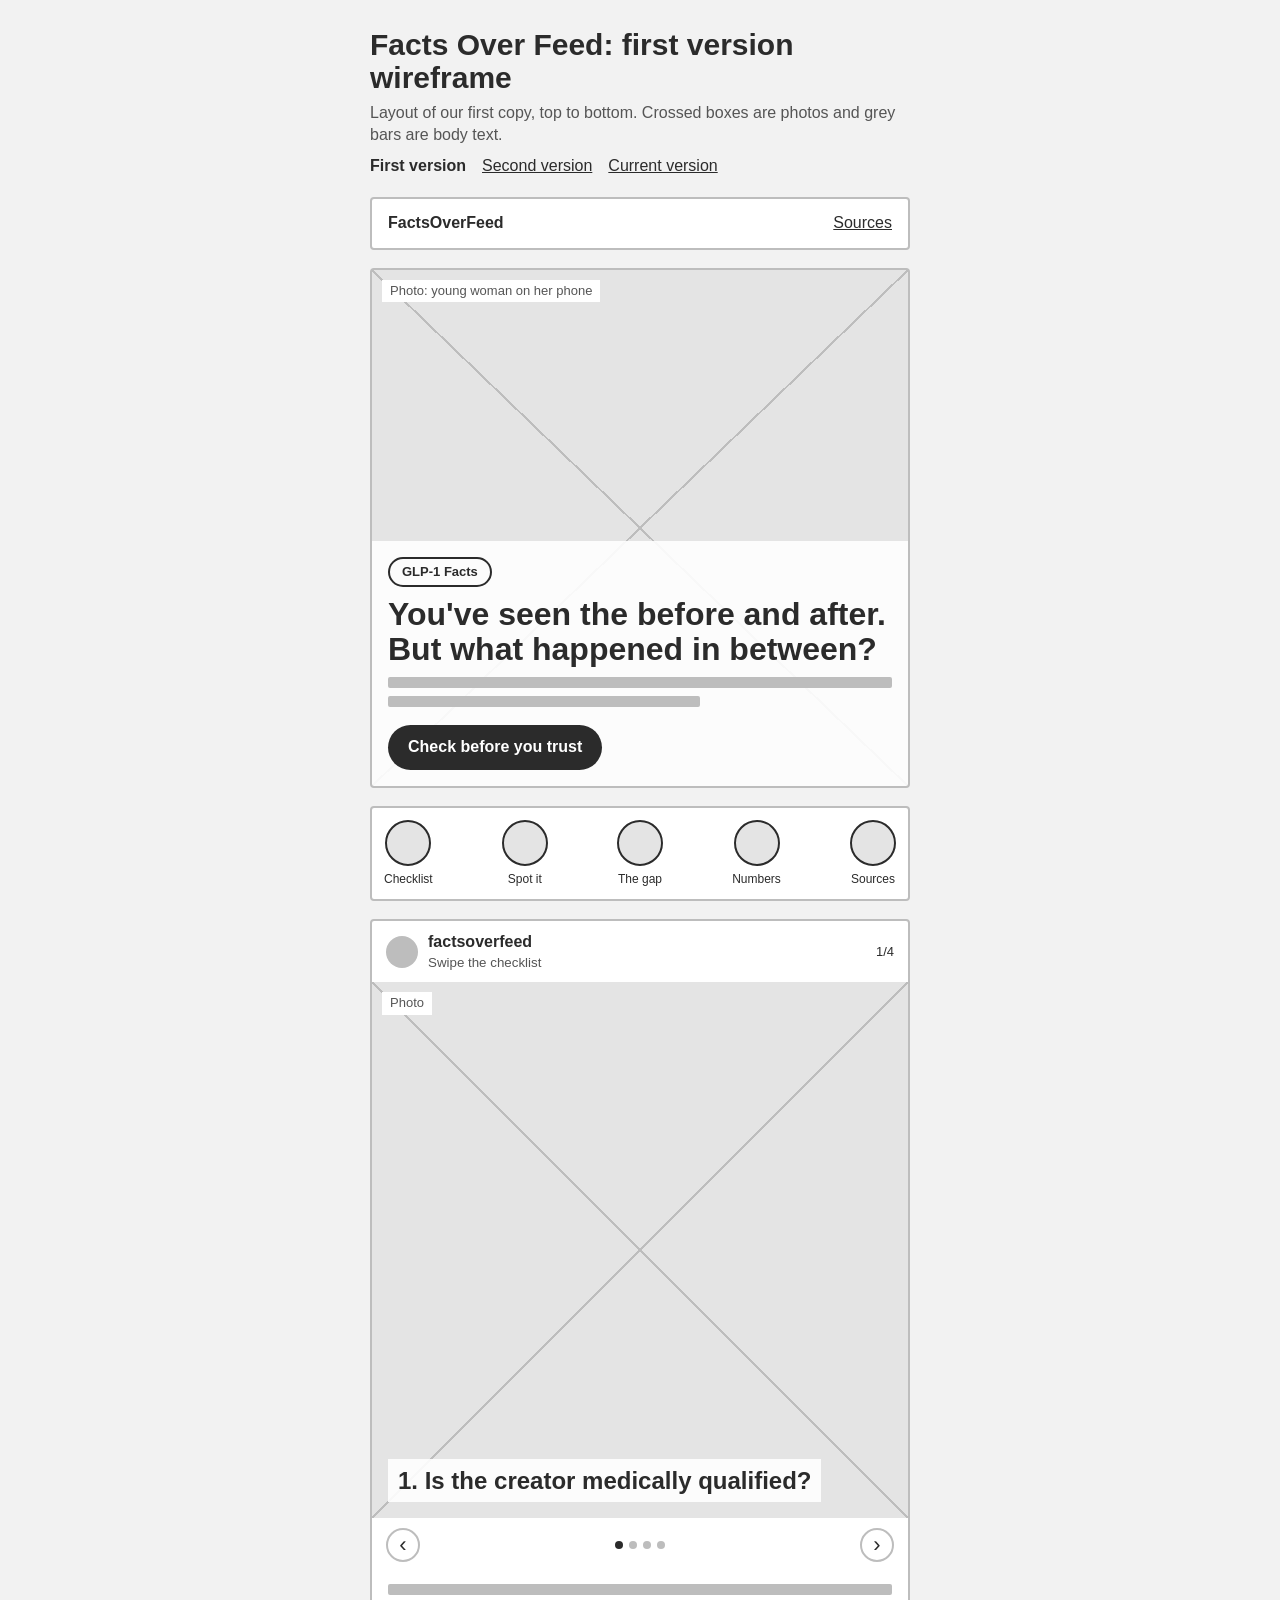
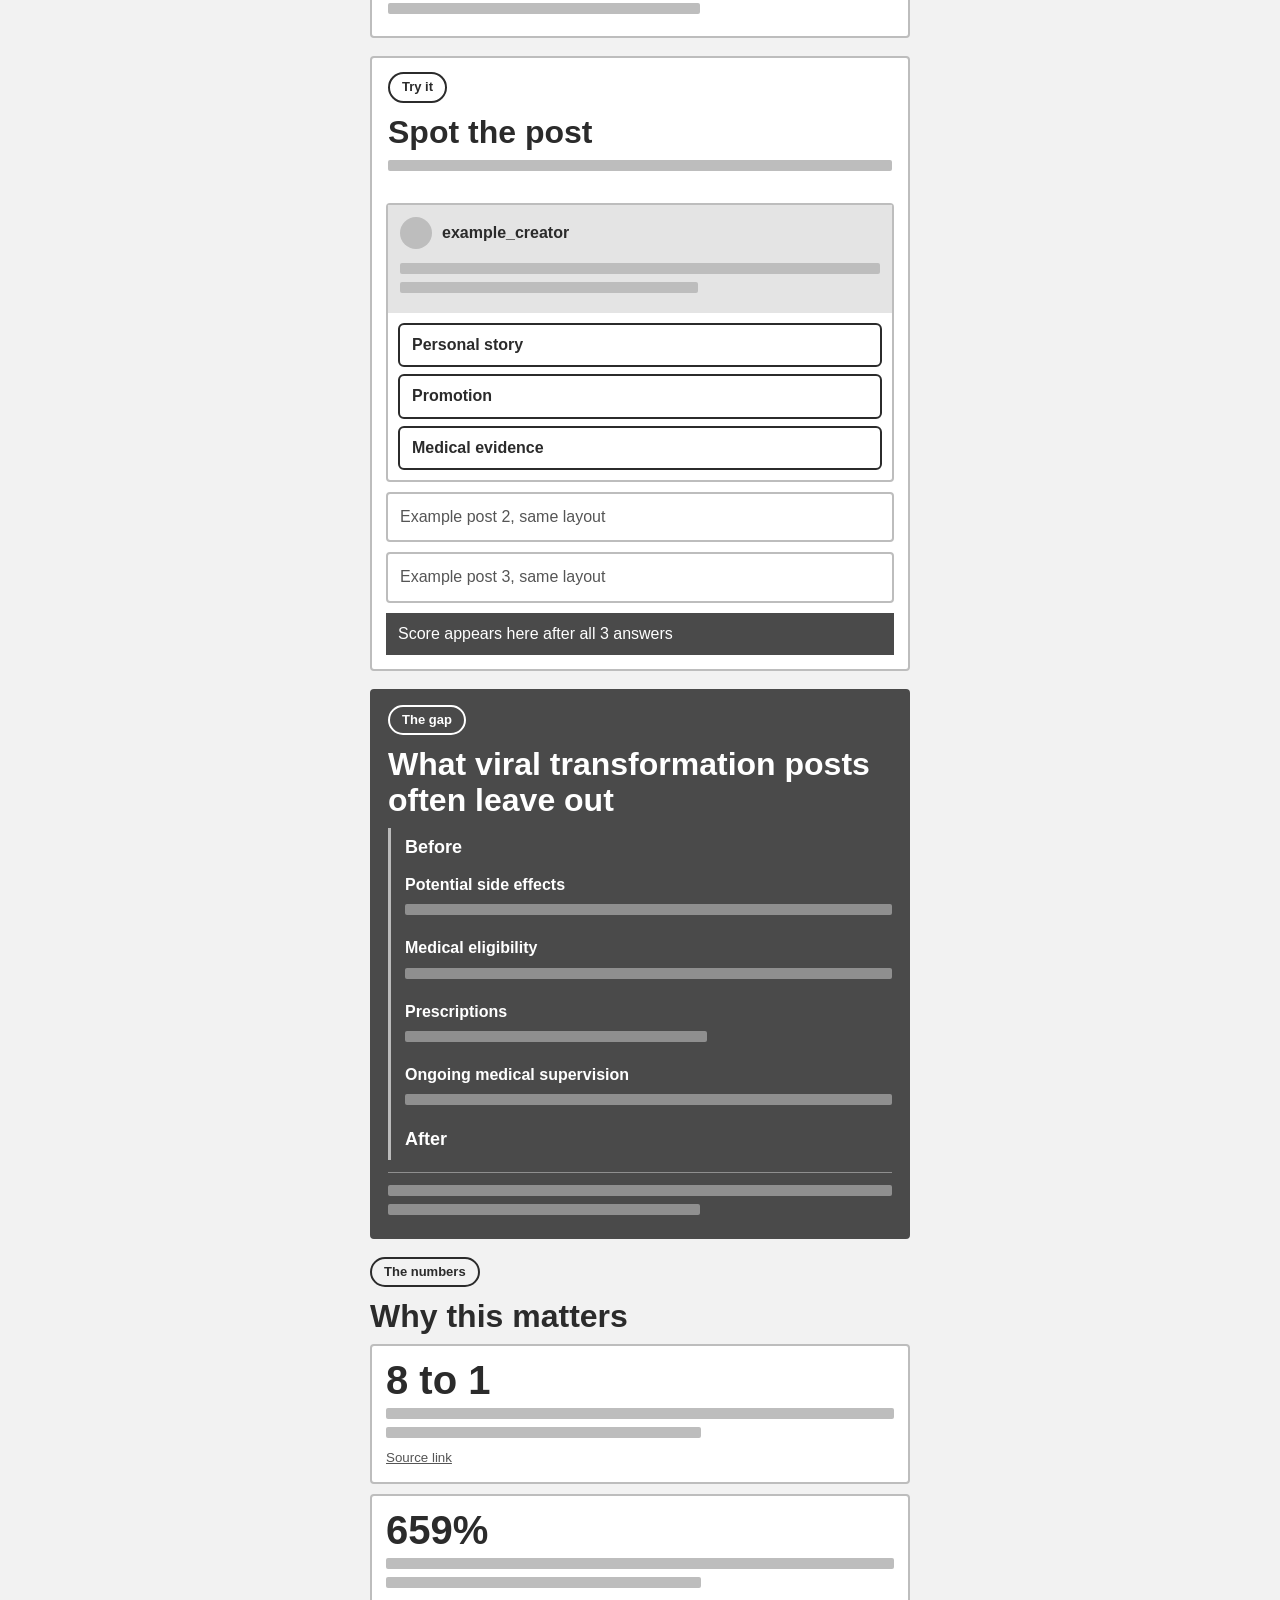
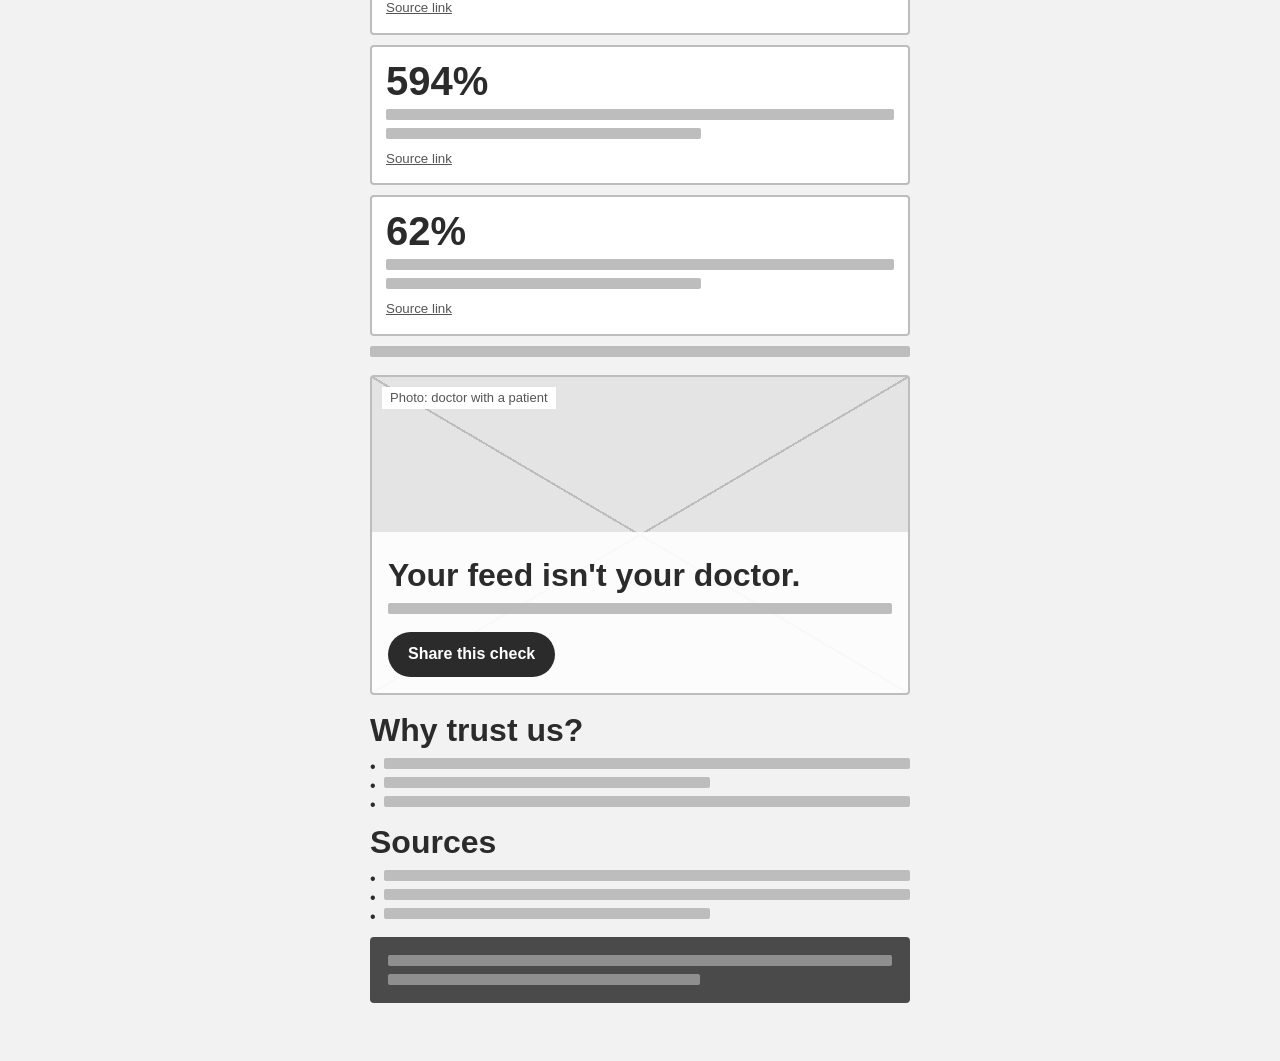
<file: index.html>
<!doctype html>
<html lang="en">
<head>
<meta charset="utf-8">
<title>Facts Over Feed | Wireframes</title>
<meta name="robots" content="noindex">
<meta http-equiv="refresh" content="0; url=first-version.html">
<link rel="canonical" href="first-version.html">
</head>
<body>
<p><a href="first-version.html">Go to the wireframes</a></p>
</body>
</html>
</file>
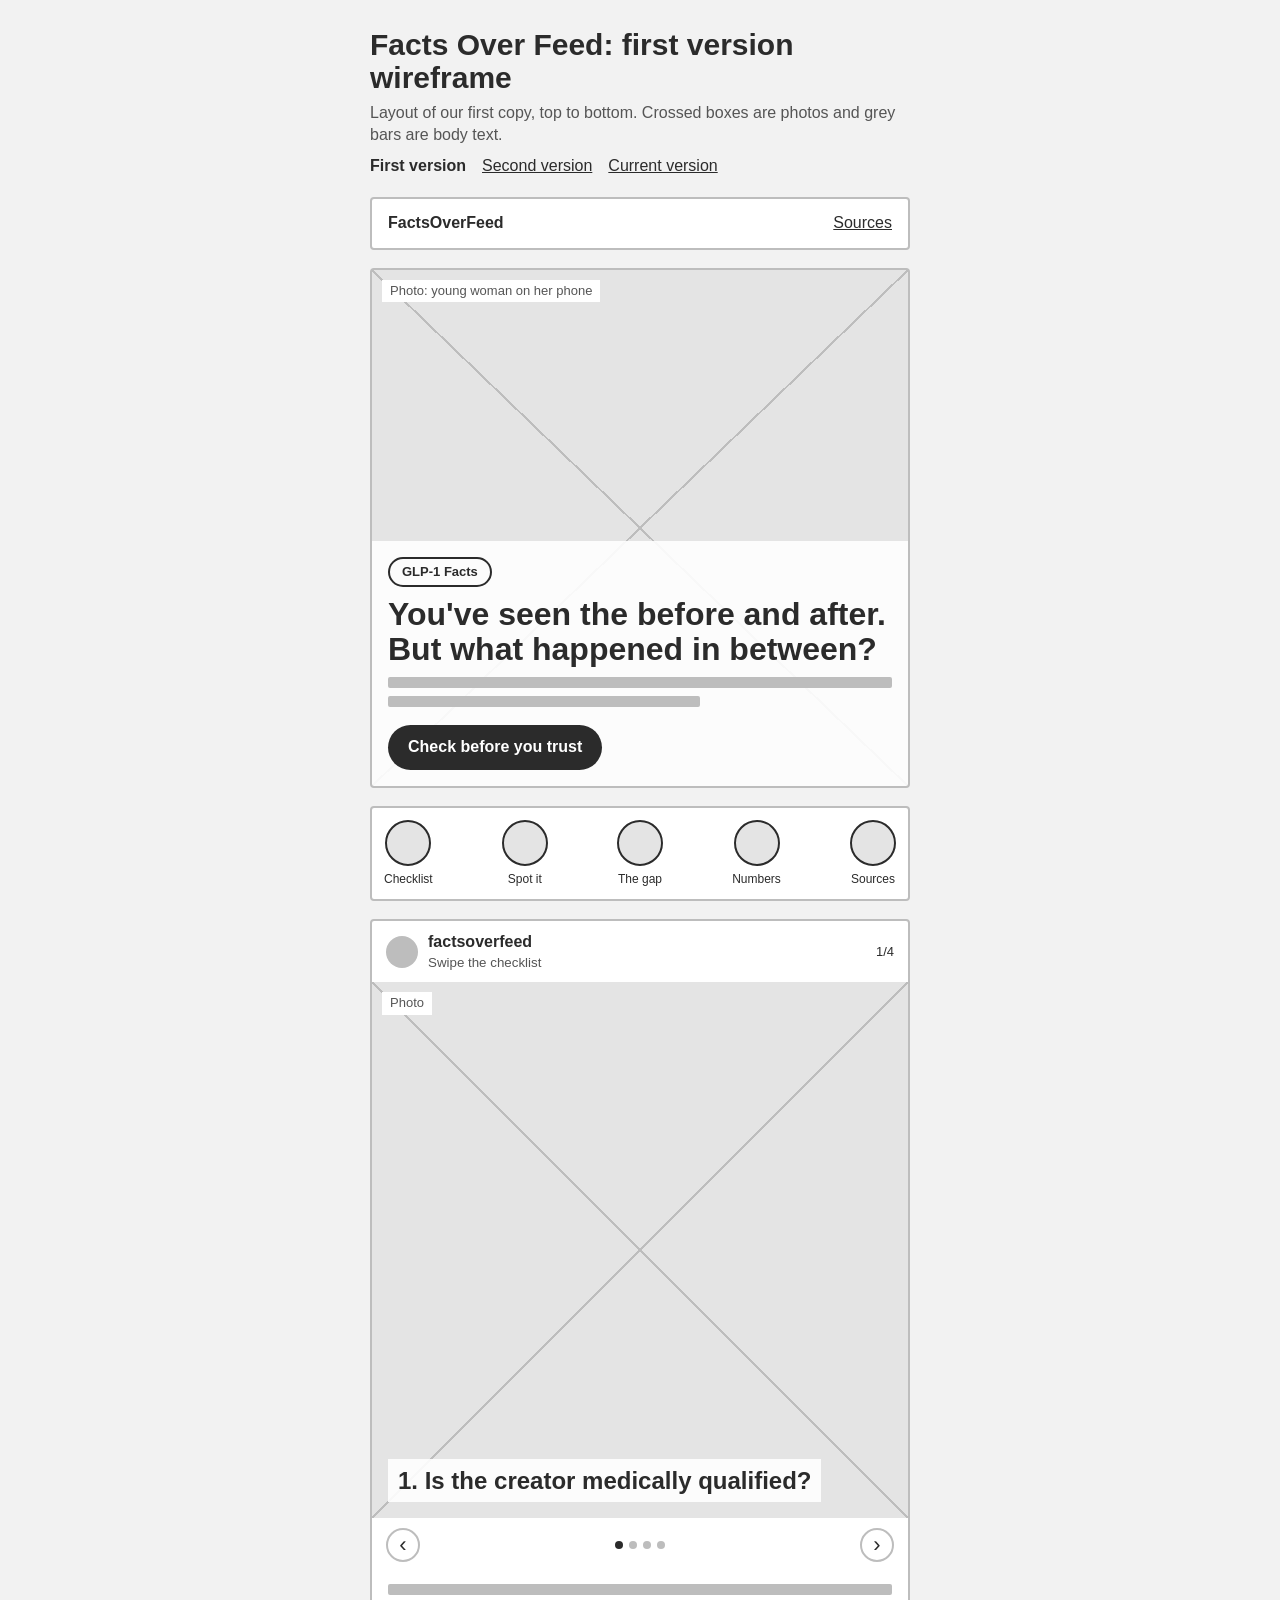
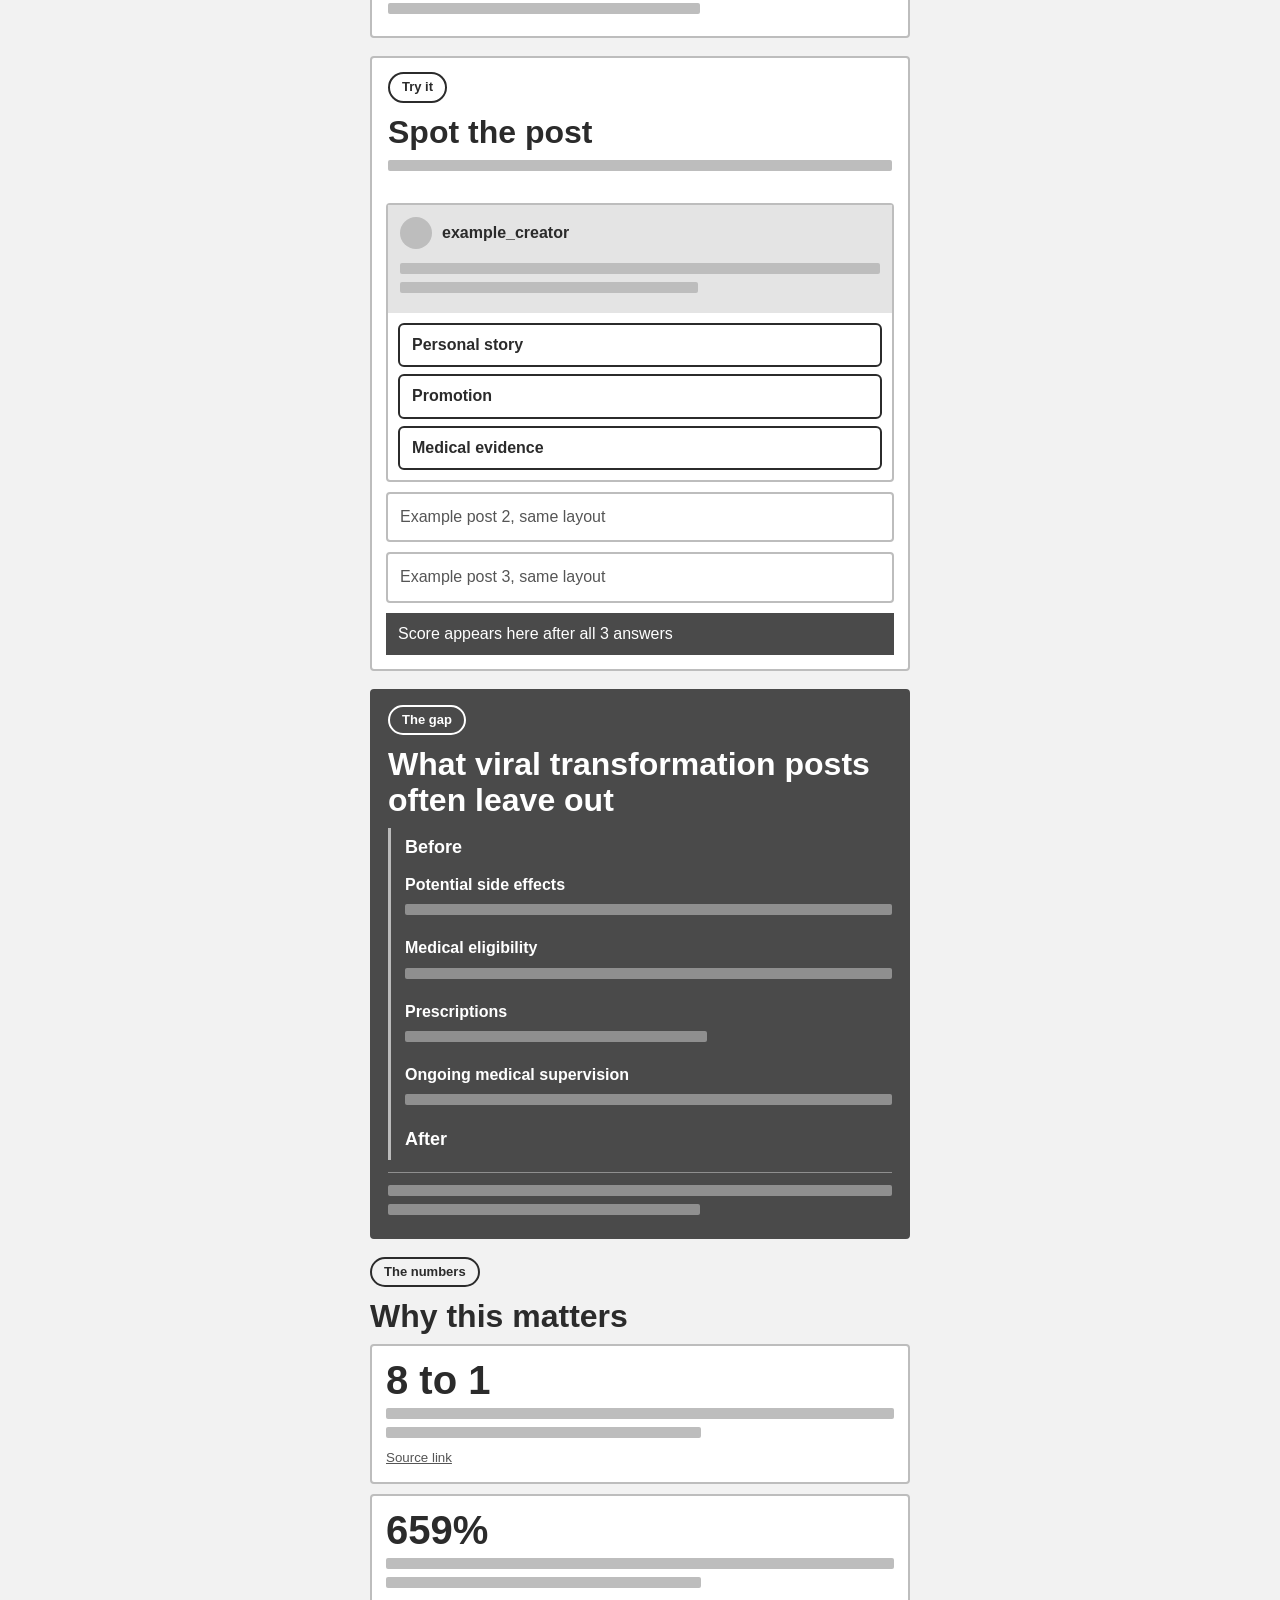
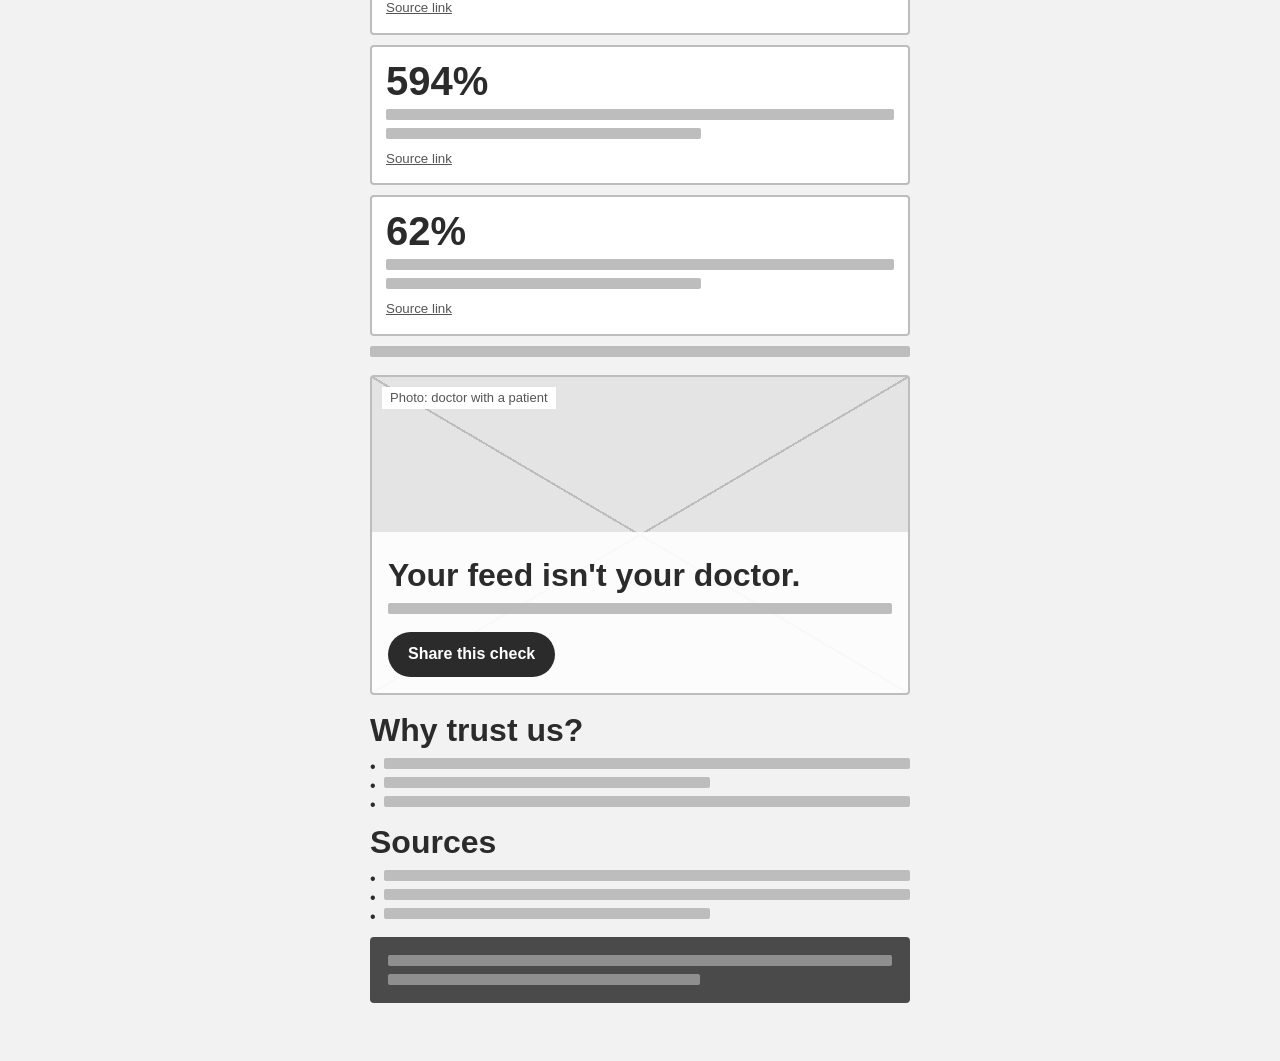
<file: first-version.html>
<!doctype html>
<html lang="en">
<head>
<meta charset="utf-8">
<meta name="viewport" content="width=device-width, initial-scale=1">
<title>Facts Over Feed | First Version Wireframe</title>
<meta name="description" content="Greyscale wireframe of the first version of the Facts Over Feed landing page.">
<meta name="robots" content="noindex">
<link rel="stylesheet" href="styles.css">
</head>
<body>

<header class="intro">
  <h1>Facts Over Feed: first version wireframe</h1>
  <p>Layout of our first copy, top to bottom. Crossed boxes are photos and grey bars are body text.</p>
  <nav class="versions" aria-label="Wireframe versions"><b>First version</b><a href="second-version.html">Second version</a><a href="https://ashuthegoat6.github.io/factsoverfeed/">Current version</a></nav>
</header>

<main class="board">

  <section class="row">
    <div class="block topbar"><b>FactsOverFeed</b><u>Sources</u></div>
  </section>

  <section class="row">
    <div class="block img tall">
      <span class="img-label">Photo: young woman on her phone</span>
      <div class="over">
        <span class="pill">GLP-1 Facts</span>
        <h2>You've seen the before and after. But what happened in between?</h2>
        <i class="bar"></i><i class="bar short"></i>
        <span class="button">Check before you trust</span>
      </div>
    </div>
  </section>

  <section class="row">
    <div class="block stories">
      <a href="#check"><i></i>Checklist</a>
      <a href="#spot"><i></i>Spot it</a>
      <a href="#gap"><i></i>The gap</a>
      <a href="#numbers"><i></i>Numbers</a>
      <a href="#sources"><i></i>Sources</a>
    </div>
  </section>

  <section class="row" id="check">
    <div class="block">
      <div class="post-head"><i class="avatar"></i><div><b>factsoverfeed</b><small>Swipe the checklist</small></div><span class="count">1/4</span></div>
      <div class="carousel" tabindex="0" aria-label="Checklist slides. Scroll sideways.">
        <div class="img slide"><span class="img-label">Photo</span><h3>1. Is the creator medically qualified?</h3></div>
        <div class="img slide"><span class="img-label">Photo</span><h3>2. Are risks and side effects discussed?</h3></div>
        <div class="img slide"><span class="img-label">Photo</span><h3>3. Is this a personal testimonial or evidence-based information?</h3></div>
        <div class="img slide"><span class="img-label">Photo</span><h3>4. Is the post sponsored or promoting a product?</h3></div>
      </div>
      <div class="controls"><span>‹</span><div class="dots"><i class="on"></i><i></i><i></i><i></i></div><span>›</span></div>
      <div class="pad"><i class="bar"></i><i class="bar short"></i></div>
    </div>
  </section>

  <section class="row" id="spot">
    <div class="block">
      <div class="pad">
        <span class="pill">Try it</span>
        <h2>Spot the post</h2>
        <i class="bar"></i>
      </div>
      <div class="quiz">
        <div class="quiz-post"><div class="post-head flat"><i class="avatar"></i><b>example_creator</b></div><i class="bar"></i><i class="bar short"></i></div>
        <div class="answers"><span>Personal story</span><span>Promotion</span><span>Medical evidence</span></div>
      </div>
      <div class="quiz collapsed">Example post 2, same layout</div>
      <div class="quiz collapsed">Example post 3, same layout</div>
      <div class="score">Score appears here after all 3 answers</div>
    </div>
  </section>

  <section class="row" id="gap">
    <div class="block dark pad">
      <span class="pill">The gap</span>
      <h2>What viral transformation posts often leave out</h2>
      <ol class="timeline">
        <li class="end">Before</li>
        <li><b>Potential side effects</b><i class="bar"></i></li>
        <li><b>Medical eligibility</b><i class="bar"></i></li>
        <li><b>Prescriptions</b><i class="bar short"></i></li>
        <li><b>Ongoing medical supervision</b><i class="bar"></i></li>
        <li class="end">After</li>
      </ol>
      <div class="rule"></div>
      <i class="bar"></i><i class="bar short"></i>
    </div>
  </section>

  <section class="row" id="numbers">
    <div class="plain">
      <span class="pill">The numbers</span>
      <h2>Why this matters</h2>
      <article class="block stat"><strong>8 to 1</strong><i class="bar"></i><i class="bar short"></i><small>Source link</small></article>
      <article class="block stat"><strong>659%</strong><i class="bar"></i><i class="bar short"></i><small>Source link</small></article>
      <article class="block stat"><strong>594%</strong><i class="bar"></i><i class="bar short"></i><small>Source link</small></article>
      <article class="block stat"><strong>62%</strong><i class="bar"></i><i class="bar short"></i><small>Source link</small></article>
      <i class="bar"></i>
    </div>
  </section>

  <section class="row">
    <div class="block img cta">
      <span class="img-label">Photo: doctor with a patient</span>
      <div class="over">
        <h2>Your feed isn't your doctor.</h2>
        <i class="bar"></i>
        <span class="button">Share this check</span>
      </div>
    </div>
  </section>

  <section class="row">
    <div class="plain">
      <h2>Why trust us?</h2>
      <ul class="lines"><li><i class="bar"></i></li><li><i class="bar short"></i></li><li><i class="bar"></i></li></ul>
    </div>
  </section>

  <section class="row" id="sources">
    <div class="plain">
      <h2>Sources</h2>
      <ul class="lines"><li><i class="bar"></i></li><li><i class="bar"></i></li><li><i class="bar short"></i></li></ul>
    </div>
  </section>

  <section class="row">
    <div class="block dark footer"><i class="bar"></i><i class="bar short"></i></div>
  </section>

</main>
</body>
</html>
</file>
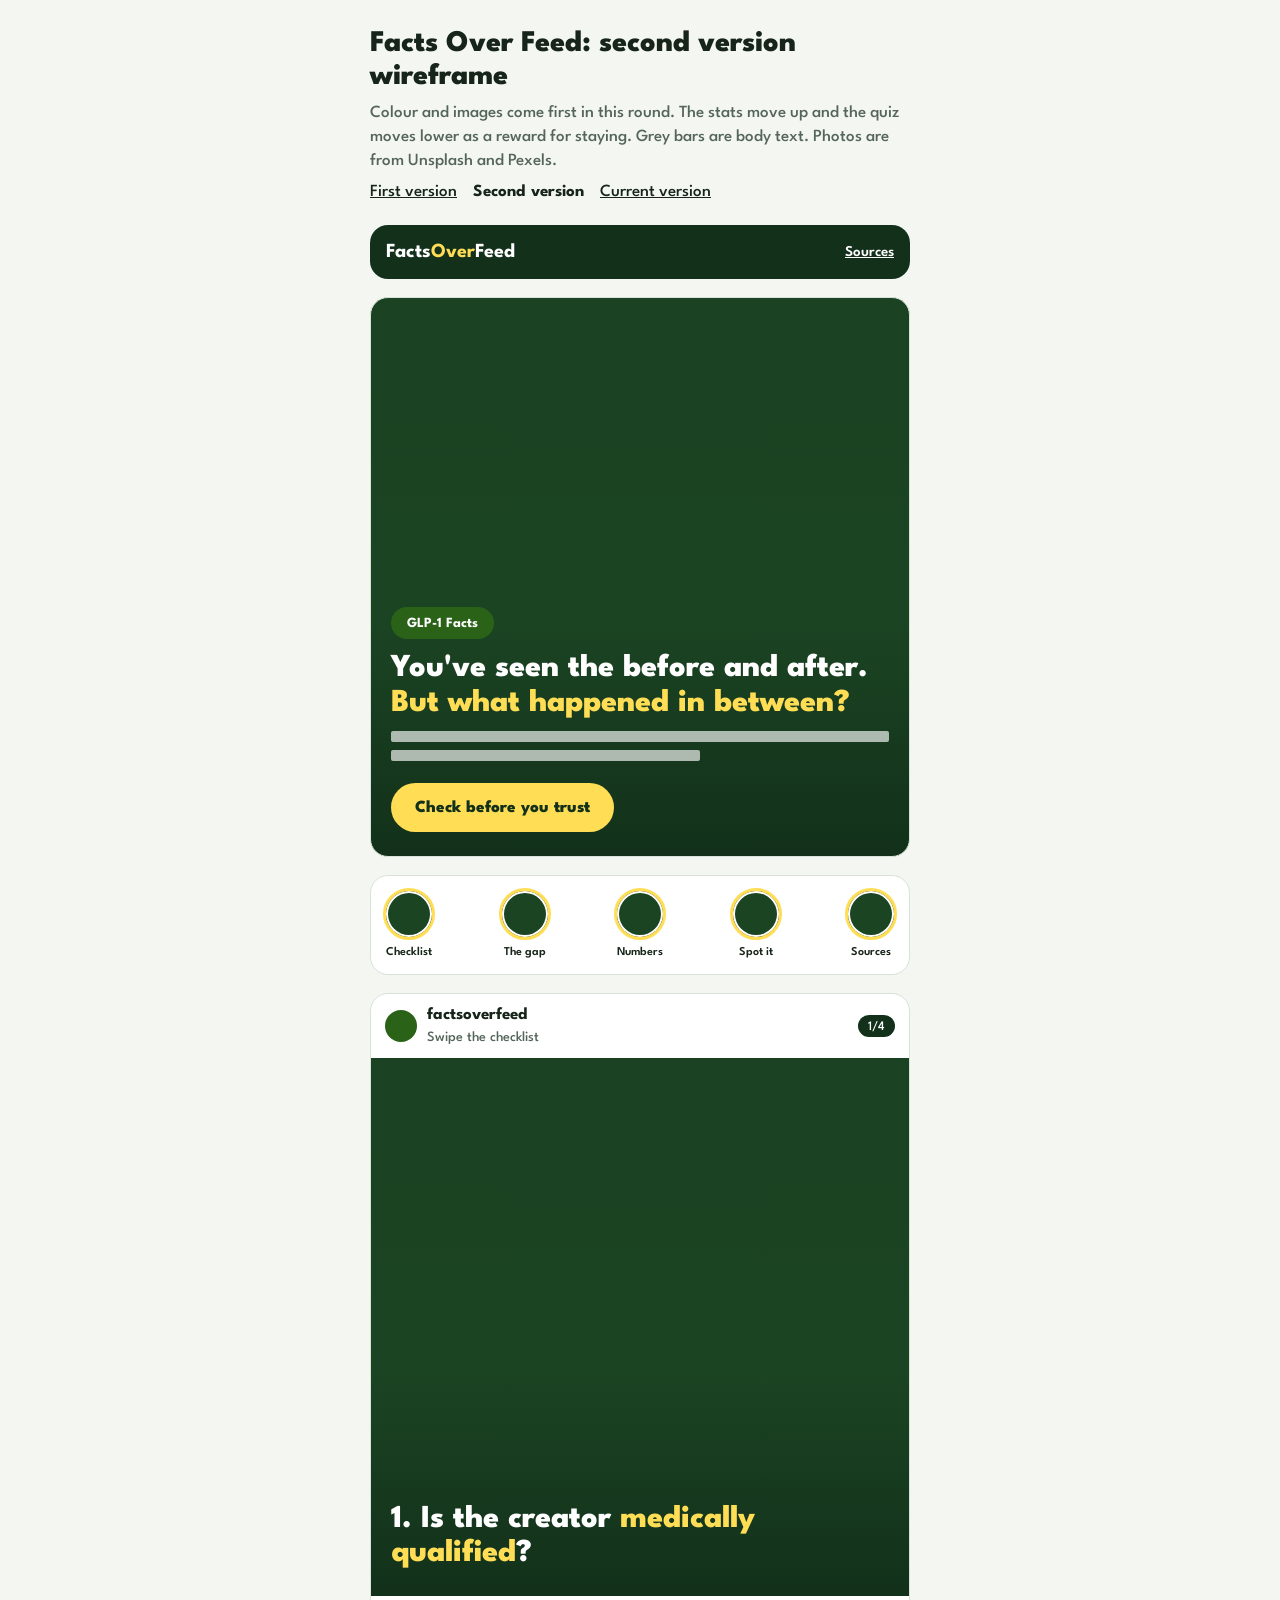
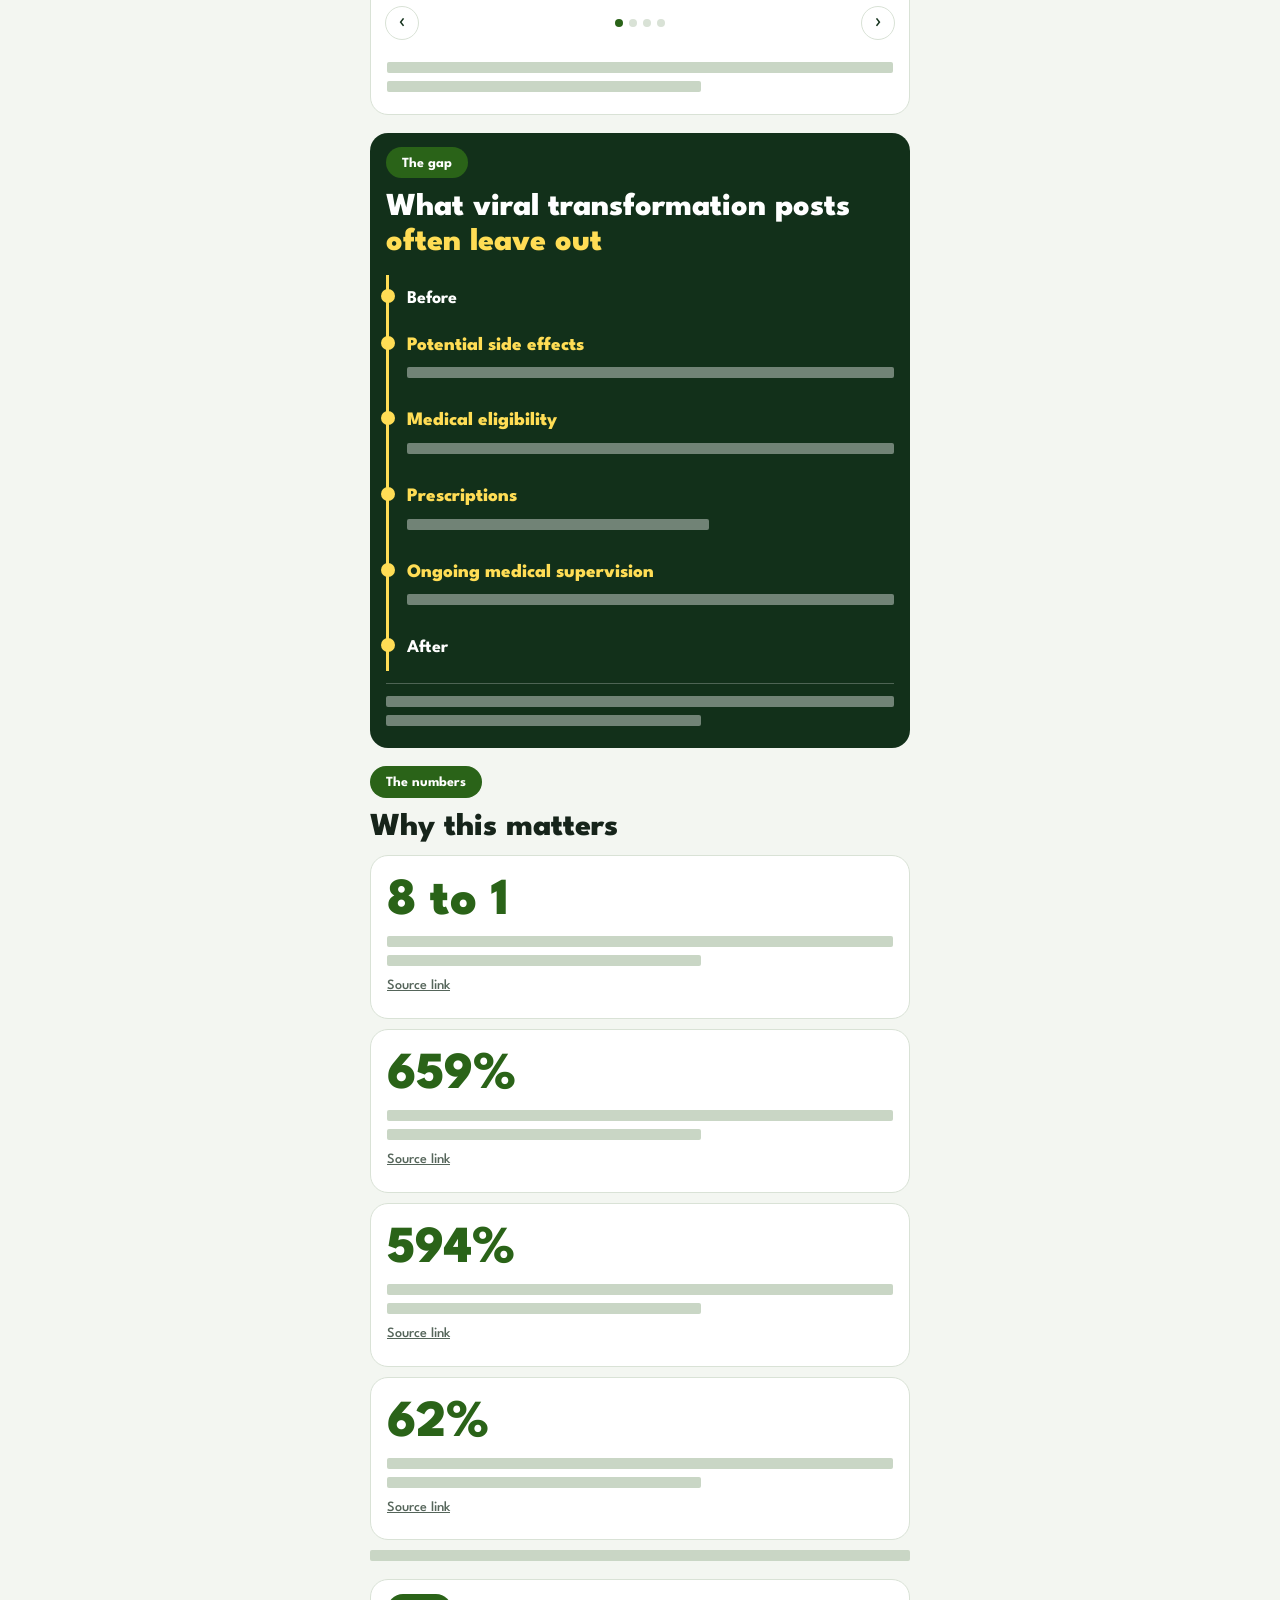
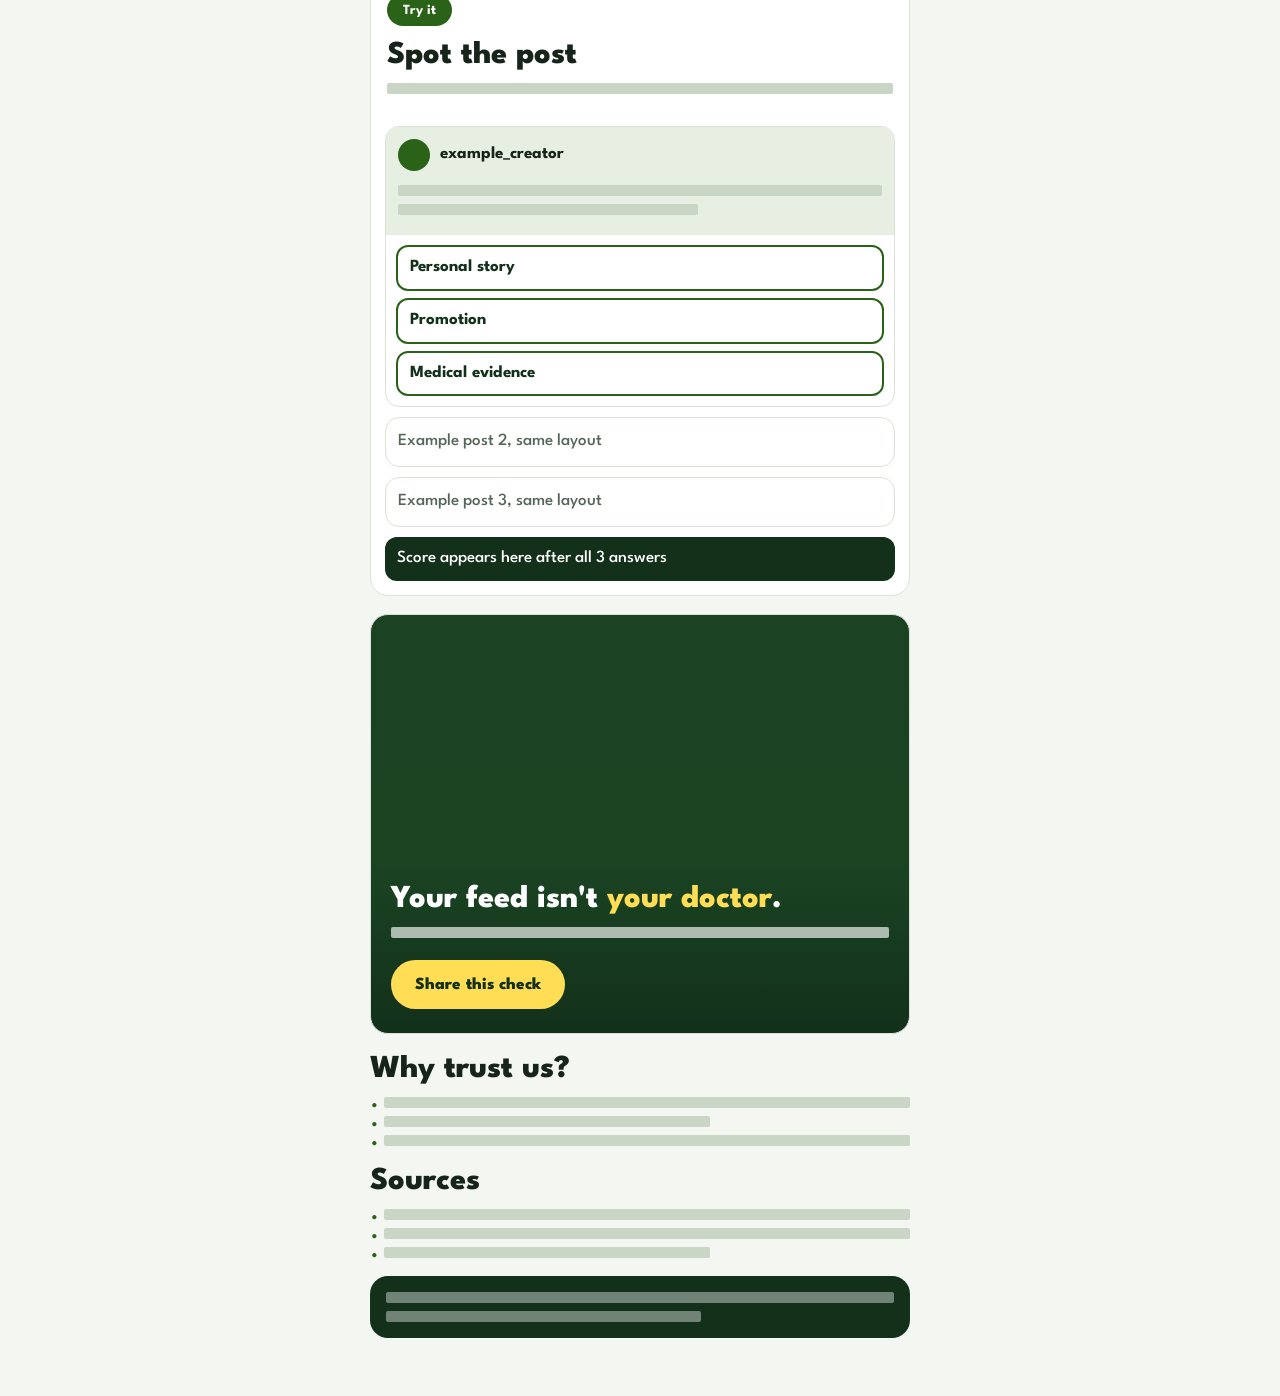
<file: second-version.html>
<!doctype html>
<html lang="en">
<head>
<meta charset="utf-8">
<meta name="viewport" content="width=device-width, initial-scale=1">
<title>Facts Over Feed | Second Version Wireframe</title>
<meta name="description" content="Colour and image wireframe of the second version of the Facts Over Feed landing page.">
<meta name="robots" content="noindex">
<link rel="preconnect" href="https://fonts.googleapis.com">
<link rel="preconnect" href="https://fonts.gstatic.com" crossorigin>
<link rel="stylesheet" href="https://fonts.googleapis.com/css2?family=League+Spartan:wght@500;600;700;800&display=swap">
<link rel="stylesheet" href="styles.css">
<link rel="stylesheet" href="second-version.css">
</head>
<body>

<header class="intro">
  <h1>Facts Over Feed: second version wireframe</h1>
  <p>Colour and images come first in this round. The stats move up and the quiz moves lower as a reward for staying. Grey bars are body text. Photos are from Unsplash and Pexels.</p>
  <nav class="versions" aria-label="Wireframe versions"><a href="first-version.html">First version</a><b>Second version</b><a href="https://ashuthegoat6.github.io/factsoverfeed/">Current version</a></nav>
</header>

<main class="board">

  <section class="row">
    <div class="block topbar"><b>Facts<span>Over</span>Feed</b><u>Sources</u></div>
  </section>

  <section class="row">
    <div class="block photo hero" role="img" aria-label="Young woman smiling at her phone" style="--img:url('https://images.unsplash.com/photo-1653762379954-8943c787e78b?w=1080&q=75&auto=format&fit=crop')">
      <div class="photo-text">
        <span class="pill">GLP-1 Facts</span>
        <h2>You've seen the before and after. <em>But what happened in between?</em></h2>
        <i class="bar"></i><i class="bar short"></i>
        <span class="button">Check before you trust</span>
      </div>
    </div>
  </section>

  <section class="row">
    <div class="block stories">
      <a href="#check"><i></i>Checklist</a>
      <a href="#gap"><i></i>The gap</a>
      <a href="#numbers"><i></i>Numbers</a>
      <a href="#spot"><i></i>Spot it</a>
      <a href="#sources"><i></i>Sources</a>
    </div>
  </section>

  <section class="row" id="check">
    <div class="block">
      <div class="post-head"><i class="avatar"></i><div><b>factsoverfeed</b><small>Swipe the checklist</small></div><span class="count">1/4</span></div>
      <div class="carousel" tabindex="0" aria-label="Checklist slides. Scroll sideways.">
        <div class="photo slide" role="img" aria-label="Doctor filming a video on a phone" style="--img:url('https://images.pexels.com/photos/19957215/pexels-photo-19957215.jpeg?auto=compress&cs=tinysrgb&w=900')"><div class="photo-text"><h3>1. Is the creator <em>medically qualified</em>?</h3></div></div>
        <div class="photo slide" role="img" aria-label="Doctor talking with a patient at a desk" style="--img:url('https://images.unsplash.com/photo-1758691461957-474a7686e388?w=900&q=75&auto=format&fit=crop')"><div class="photo-text"><h3>2. Are <em>risks and side effects</em> discussed?</h3></div></div>
        <div class="photo slide" role="img" aria-label="Hands holding a phone showing a health app" style="--img:url('https://images.pexels.com/photos/17947753/pexels-photo-17947753.jpeg?auto=compress&cs=tinysrgb&w=900')"><div class="photo-text"><h3>3. Is this a personal testimonial or <em>evidence-based information</em>?</h3></div></div>
        <div class="photo slide" role="img" aria-label="Person browsing a social media profile on a phone" style="--img:url('https://images.pexels.com/photos/6255898/pexels-photo-6255898.jpeg?auto=compress&cs=tinysrgb&w=900')"><div class="photo-text"><h3>4. Is the post <em>sponsored</em> or promoting a product?</h3></div></div>
      </div>
      <div class="controls"><span>‹</span><div class="dots"><i class="on"></i><i></i><i></i><i></i></div><span>›</span></div>
      <div class="pad"><i class="bar"></i><i class="bar short"></i></div>
    </div>
  </section>

  <section class="row" id="gap">
    <div class="block dark pad">
      <span class="pill">The gap</span>
      <h2>What viral transformation posts <em>often leave out</em></h2>
      <ol class="timeline">
        <li class="end">Before</li>
        <li><b>Potential side effects</b><i class="bar"></i></li>
        <li><b>Medical eligibility</b><i class="bar"></i></li>
        <li><b>Prescriptions</b><i class="bar short"></i></li>
        <li><b>Ongoing medical supervision</b><i class="bar"></i></li>
        <li class="end">After</li>
      </ol>
      <div class="rule"></div>
      <i class="bar"></i><i class="bar short"></i>
    </div>
  </section>

  <section class="row" id="numbers">
    <div class="plain">
      <span class="pill">The numbers</span>
      <h2>Why this matters</h2>
      <article class="block stat"><strong>8 to 1</strong><i class="bar"></i><i class="bar short"></i><small>Source link</small></article>
      <article class="block stat"><strong>659%</strong><i class="bar"></i><i class="bar short"></i><small>Source link</small></article>
      <article class="block stat"><strong>594%</strong><i class="bar"></i><i class="bar short"></i><small>Source link</small></article>
      <article class="block stat"><strong>62%</strong><i class="bar"></i><i class="bar short"></i><small>Source link</small></article>
      <i class="bar"></i>
    </div>
  </section>

  <section class="row" id="spot">
    <div class="block">
      <div class="pad">
        <span class="pill">Try it</span>
        <h2>Spot the post</h2>
        <i class="bar"></i>
      </div>
      <div class="quiz">
        <div class="quiz-post"><div class="post-head flat"><i class="avatar"></i><b>example_creator</b></div><i class="bar"></i><i class="bar short"></i></div>
        <div class="answers"><span>Personal story</span><span>Promotion</span><span>Medical evidence</span></div>
      </div>
      <div class="quiz collapsed">Example post 2, same layout</div>
      <div class="quiz collapsed">Example post 3, same layout</div>
      <div class="score">Score appears here after all 3 answers</div>
    </div>
  </section>

  <section class="row">
    <div class="block photo cta" role="img" aria-label="Doctor talking with a patient" style="--img:url('https://images.unsplash.com/photo-1631217868264-e5b90bb7e133?w=1080&q=75&auto=format&fit=crop')">
      <div class="photo-text">
        <h2>Your feed isn't <em>your doctor</em>.</h2>
        <i class="bar"></i>
        <span class="button">Share this check</span>
      </div>
    </div>
  </section>

  <section class="row">
    <div class="plain">
      <h2>Why trust us?</h2>
      <ul class="lines"><li><i class="bar"></i></li><li><i class="bar short"></i></li><li><i class="bar"></i></li></ul>
    </div>
  </section>

  <section class="row" id="sources">
    <div class="plain">
      <h2>Sources</h2>
      <ul class="lines"><li><i class="bar"></i></li><li><i class="bar"></i></li><li><i class="bar short"></i></li></ul>
    </div>
  </section>

  <section class="row">
    <div class="block dark footer"><i class="bar"></i><i class="bar short"></i></div>
  </section>

</main>
</body>
</html>
</file>
<file: styles.css>
:root {
  --ink: #2b2b2b;
  --mid: #767676;
  --line: #bdbdbd;
  --fill: #e4e4e4;
  --paper: #ffffff;
  --page: #f2f2f2;
  --dark: #4a4a4a;
}

* { box-sizing: border-box; }
html { scroll-behavior: smooth; scroll-padding-top: 16px; }
body { margin: 0; background: var(--page); color: var(--ink); font: 16px/1.4 Arial, Helvetica, sans-serif; }
h1, h2, h3, p { margin: 0; }
h2 { margin: 12px 0 10px; font-size: 28px; line-height: 1.1; }
h3 { position: relative; font-size: 24px; line-height: 1.15; }
ol, ul { margin: 0; padding: 0; list-style: none; }
a { color: inherit; }
:focus-visible { outline: 3px solid var(--ink); outline-offset: 2px; }

.intro { max-width: 572px; margin: 0 auto; padding: 28px 16px 12px; }
.intro h1 { font-size: 30px; line-height: 1.1; }
.intro p { margin: 8px 0; color: #555; }
.versions { display: flex; flex-wrap: wrap; gap: 6px 16px; }

.board { max-width: 572px; margin: 0 auto; padding: 8px 16px 40px; }
.row { margin-bottom: 18px; }

.block { background: var(--paper); border: 2px solid var(--line); border-radius: 4px; overflow: hidden; }
.plain { min-width: 0; }
.pad { padding: 14px 16px; }

/* Placeholders */
.bar { display: block; height: 11px; margin: 8px 0; border-radius: 2px; background: var(--line); }
.bar.short { width: 62%; }
.pill { display: inline-block; padding: 4px 12px; border: 2px solid var(--ink); border-radius: 99px; font-size: 13px; font-weight: 700; }
.button { display: inline-block; margin-top: 10px; padding: 11px 20px; border-radius: 99px; background: var(--ink); color: #fff; font-weight: 700; }
.img {
  position: relative;
  background:
    linear-gradient(to top right, transparent calc(50% - 1px), var(--line) calc(50% - 1px), var(--line) calc(50% + 1px), transparent calc(50% + 1px)),
    linear-gradient(to bottom right, transparent calc(50% - 1px), var(--line) calc(50% - 1px), var(--line) calc(50% + 1px), transparent calc(50% + 1px)),
    var(--fill);
}
.img-label { position: absolute; top: 10px; left: 10px; padding: 2px 8px; background: var(--paper); color: #555; font-size: 13px; }
.over { position: absolute; inset: auto 0 0; padding: 16px; background: rgba(255,255,255,.9); }
.over h2 { margin-top: 10px; }
.tall { height: 520px; }
.cta { height: 320px; }

.topbar { display: flex; justify-content: space-between; align-items: center; padding: 13px 16px; }

.stories { display: flex; justify-content: space-between; gap: 6px; padding: 12px; }
.stories a { min-width: 0; font-size: 12px; text-align: center; text-decoration: none; }
.stories i { display: block; width: 46px; height: 46px; margin: 0 auto 5px; border: 2px solid var(--ink); border-radius: 50%; background: var(--fill); }

.post-head { display: flex; align-items: center; gap: 10px; padding: 10px 14px; }
.post-head small { display: block; color: #555; }
.post-head.flat { padding: 0 0 6px; }
.avatar { flex: none; width: 32px; height: 32px; border-radius: 50%; background: var(--line); }
.count { margin-left: auto; font-size: 13px; }

.carousel { display: flex; overflow-x: auto; scroll-snap-type: x mandatory; }
.slide { flex: 0 0 100%; display: flex; align-items: flex-end; aspect-ratio: 1; padding: 16px; scroll-snap-align: start; }
.slide h3 { padding: 8px 10px; background: rgba(255,255,255,.9); }
.controls { display: flex; justify-content: space-between; align-items: center; padding: 10px 14px 0; font-size: 22px; }
.controls span { display: grid; place-items: center; width: 34px; height: 34px; border: 2px solid var(--line); border-radius: 50%; }
.dots { display: flex; gap: 6px; }
.dots i { width: 8px; height: 8px; border-radius: 50%; background: var(--line); }
.dots i.on { background: var(--ink); }

.dark { background: var(--dark); border-color: var(--dark); color: #fff; }
.dark .pill { border-color: #fff; }
.dark .bar { background: #8f8f8f; }
.timeline { padding-left: 14px; border-left: 3px solid #bbb; }
.timeline li { padding: 7px 0; }
.timeline .end { font-size: 18px; font-weight: 700; }
.rule { height: 1px; margin: 12px 0; background: #8f8f8f; }
.footer { padding: 8px 16px; }

.plain > h2:first-child { margin-top: 0; }
.stat { margin-bottom: 10px; padding: 14px; }
.stat strong { display: block; font-size: 40px; line-height: 1; }
.stat small { color: #555; text-decoration: underline; }
.stat-row { display: flex; align-items: center; gap: 12px; margin-bottom: 8px; }
.figures { display: flex; gap: 2px; }
.figures svg { width: 17px; height: 42px; fill: var(--mid); }
.figures .ghost { fill: var(--fill); }
.polaroids { flex: none; display: grid; grid-template-columns: repeat(4, 28px); gap: 5px; }
.polaroids i { display: block; height: 33px; padding: 3px 3px 8px; border: 1px solid var(--line); background: #fafafa; }
.polaroids i::before { content: ""; display: block; height: 100%; background: var(--line); }
.polaroids .tint::before { background: var(--ink); }

.quiz { margin: 10px 14px; border: 2px solid var(--line); border-radius: 4px; }
.quiz-post { padding: 12px; background: var(--fill); }
.answers { display: grid; gap: 7px; padding: 10px; }
.answers span { padding: 9px 12px; border: 2px solid var(--ink); border-radius: 6px; font-weight: 700; }
.collapsed { padding: 12px; color: #555; }
.score { margin: 10px 14px 14px; padding: 10px 12px; background: var(--dark); color: #fff; }

.lines li { padding-left: 14px; position: relative; }
.lines li::before { content: "•"; position: absolute; left: 0; top: -2px; }

@media (min-width: 760px) {
  h2 { font-size: 32px; }
}

@media (prefers-reduced-motion: reduce) {
  html { scroll-behavior: auto; }
}
</file>
<file: second-version.css>
/* Second version: colour and photos layered over the shared wireframe styles */
:root {
  --green-900: #12301a;
  --green-800: #1b4423;
  --green-700: #2a6318;
  --green-100: #e6efe2;
  --yellow: #ffdd55;
  --ink: #16241a;
  --mid: #55655a;
  --line: #d9e2d6;
  --fill: #e6efe2;
  --paper: #ffffff;
  --page: #f3f6f1;
  --dark: #12301a;
}

body { font: 500 17px/1.4 "League Spartan", system-ui, sans-serif; }
h1, h2, h3 { font-weight: 800; }
em { font-style: normal; color: var(--yellow); }
.intro p { color: var(--mid); }

.block { border: 1px solid var(--line); border-radius: 18px; }

/* Placeholders */
.bar { background: #c9d6c5; }

.pill { padding: 7px 16px 5px; border: 0; background: var(--green-700); color: #fff; font-size: 14px; }
.button { margin-top: 14px; padding: 14px 24px 11px; background: var(--yellow); color: var(--green-900); font-weight: 800; }

/* Photo with the green overlay used on the posts */
.photo {
  position: relative; display: flex; align-items: flex-end;
  background:
    linear-gradient(180deg, rgba(18,48,26,.08) 15%, rgba(27,68,35,.74) 58%, rgba(18,48,26,.97) 100%),
    var(--img) center / cover no-repeat var(--green-800);
  color: #fff;
}
.photo .bar { background: rgba(255,255,255,.65); }
.photo-text { width: 100%; padding: 24px 20px; }
.hero { min-height: 560px; background-size: 100% 100%, auto 68%; background-position: 0 0, center top; }
.cta { height: auto; min-height: 420px; }
.slide { padding: 0; }
.slide h3 { padding: 0; background: none; font-size: 32px; line-height: 1.08; }

.topbar { border: 0; background: var(--green-900); color: #fff; font-size: 20px; font-weight: 800; }
.topbar span { color: var(--yellow); }
.topbar u { font-size: 15px; font-weight: 600; }

.stories a { font-weight: 600; }
.stories i { width: 52px; height: 52px; border: 3px solid var(--yellow); background: var(--green-800); box-shadow: inset 0 0 0 2px var(--paper); }

.avatar { background: var(--green-700); }
.post-head small { color: var(--mid); }
.count { padding: 3px 10px 1px; border-radius: 99px; background: var(--green-900); color: #fff; }
.controls span { border: 1px solid var(--line); color: var(--green-900); }
.dots i.on { background: var(--green-700); }

.dark { border: 0; }
.dark .bar { background: rgba(255,255,255,.4); }
.timeline { margin-top: 14px; padding-left: 18px; border-left: 3px solid var(--yellow); }
.timeline li { position: relative; padding: 11px 0; }
.timeline li::before {
  content: ""; position: absolute; left: -26.5px; top: 14px;
  width: 14px; height: 14px; border-radius: 50%; background: var(--yellow);
}
.timeline b { color: var(--yellow); font-size: 19px; font-weight: 800; }
.rule { background: rgba(255,255,255,.25); }

.stat { padding: 20px 16px; }
.stat strong { color: var(--green-700); font-size: 52px; font-weight: 800; }
.stat small { color: var(--mid); }

.quiz { border: 1px solid var(--line); border-radius: 14px; overflow: hidden; }
.collapsed { color: var(--mid); }
.answers span { border-color: var(--green-700); border-radius: 12px; color: var(--green-900); }
.score { border-radius: 12px; }

.lines { margin-top: 10px; }
.lines li::before { color: var(--green-700); }
</file>
